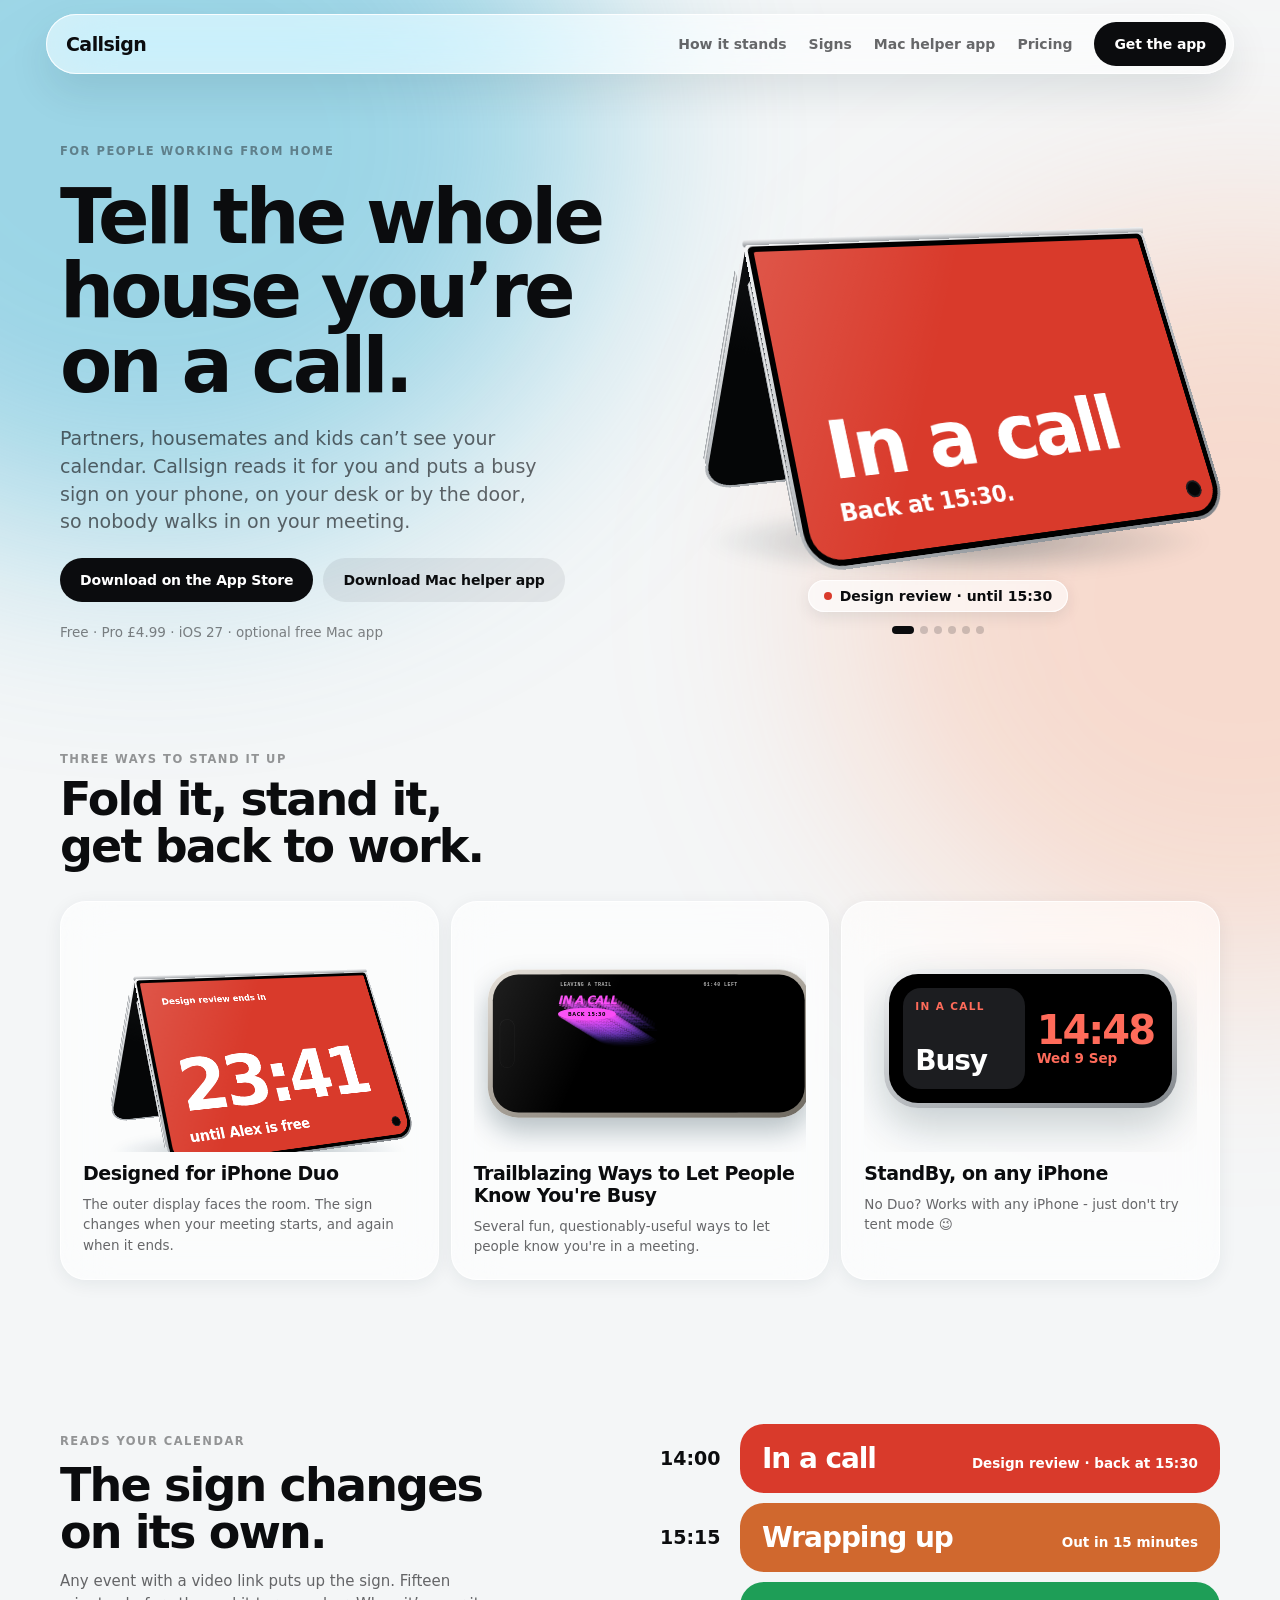
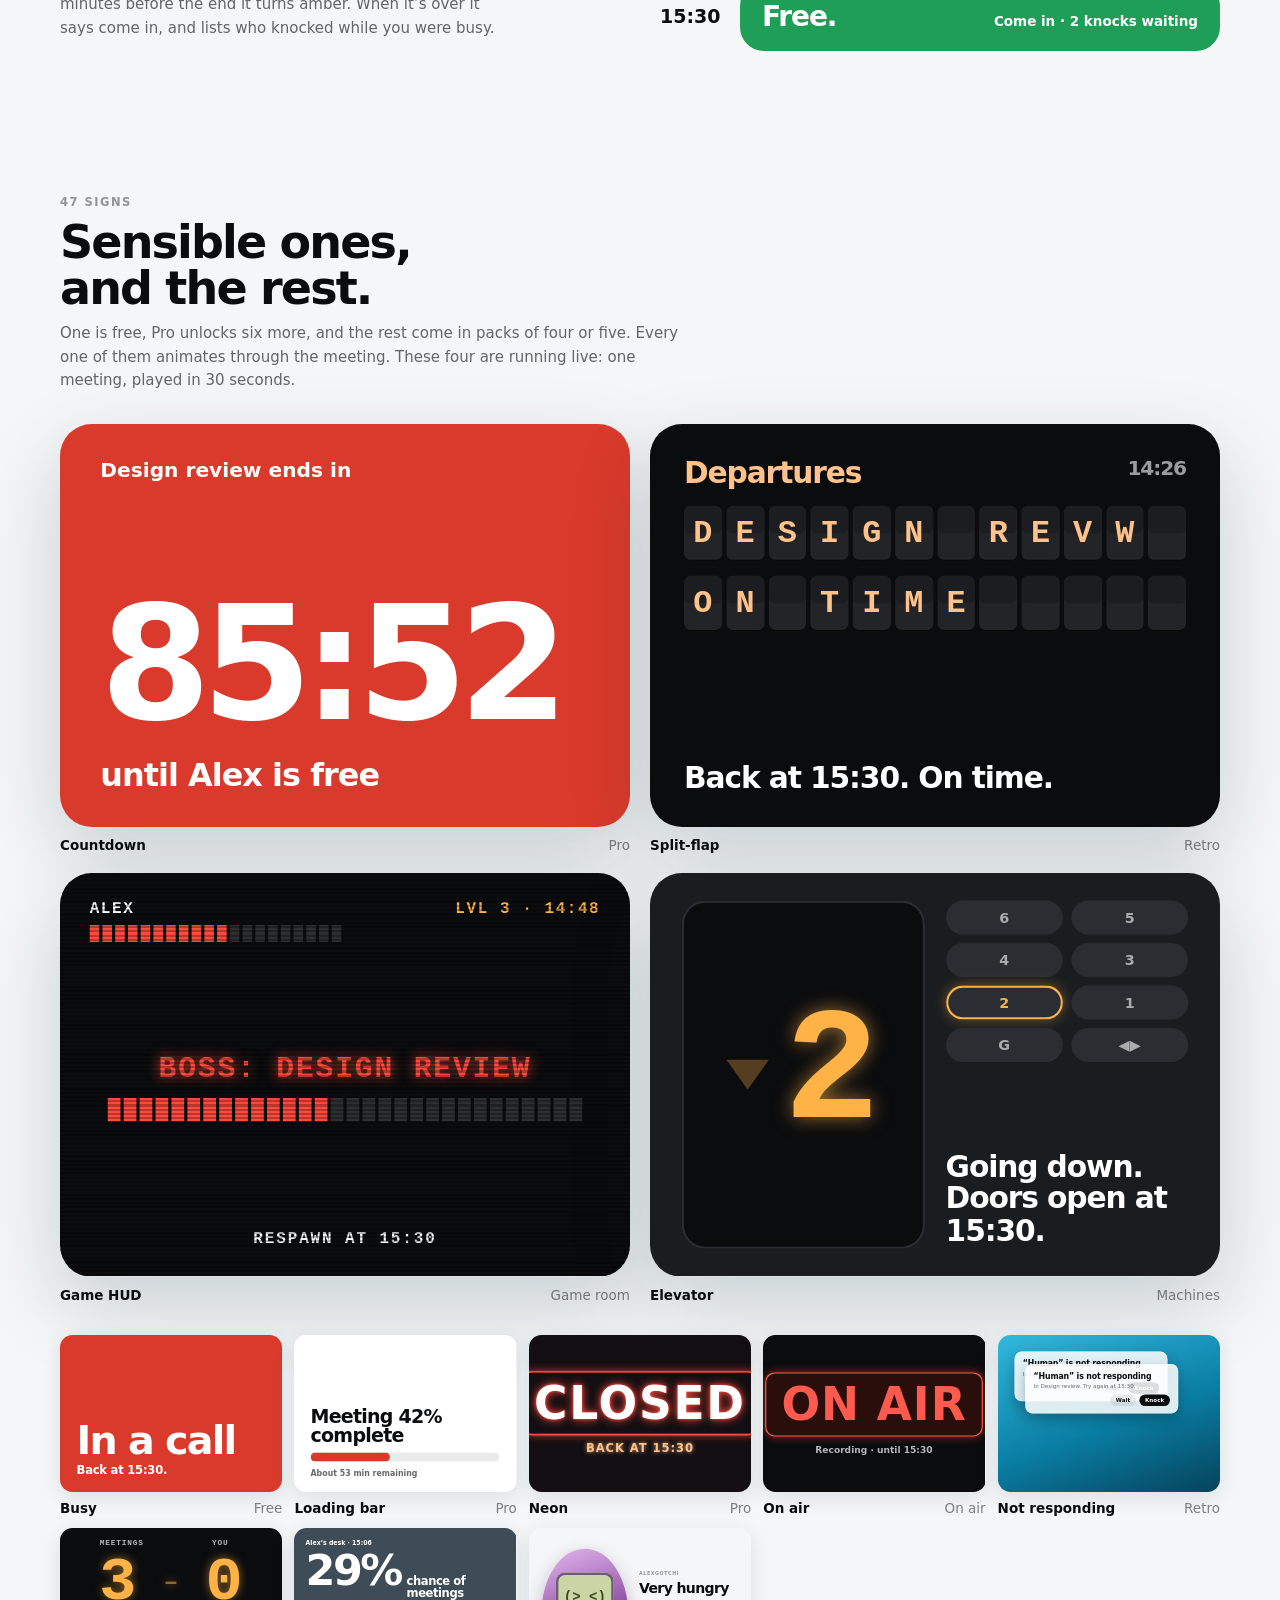
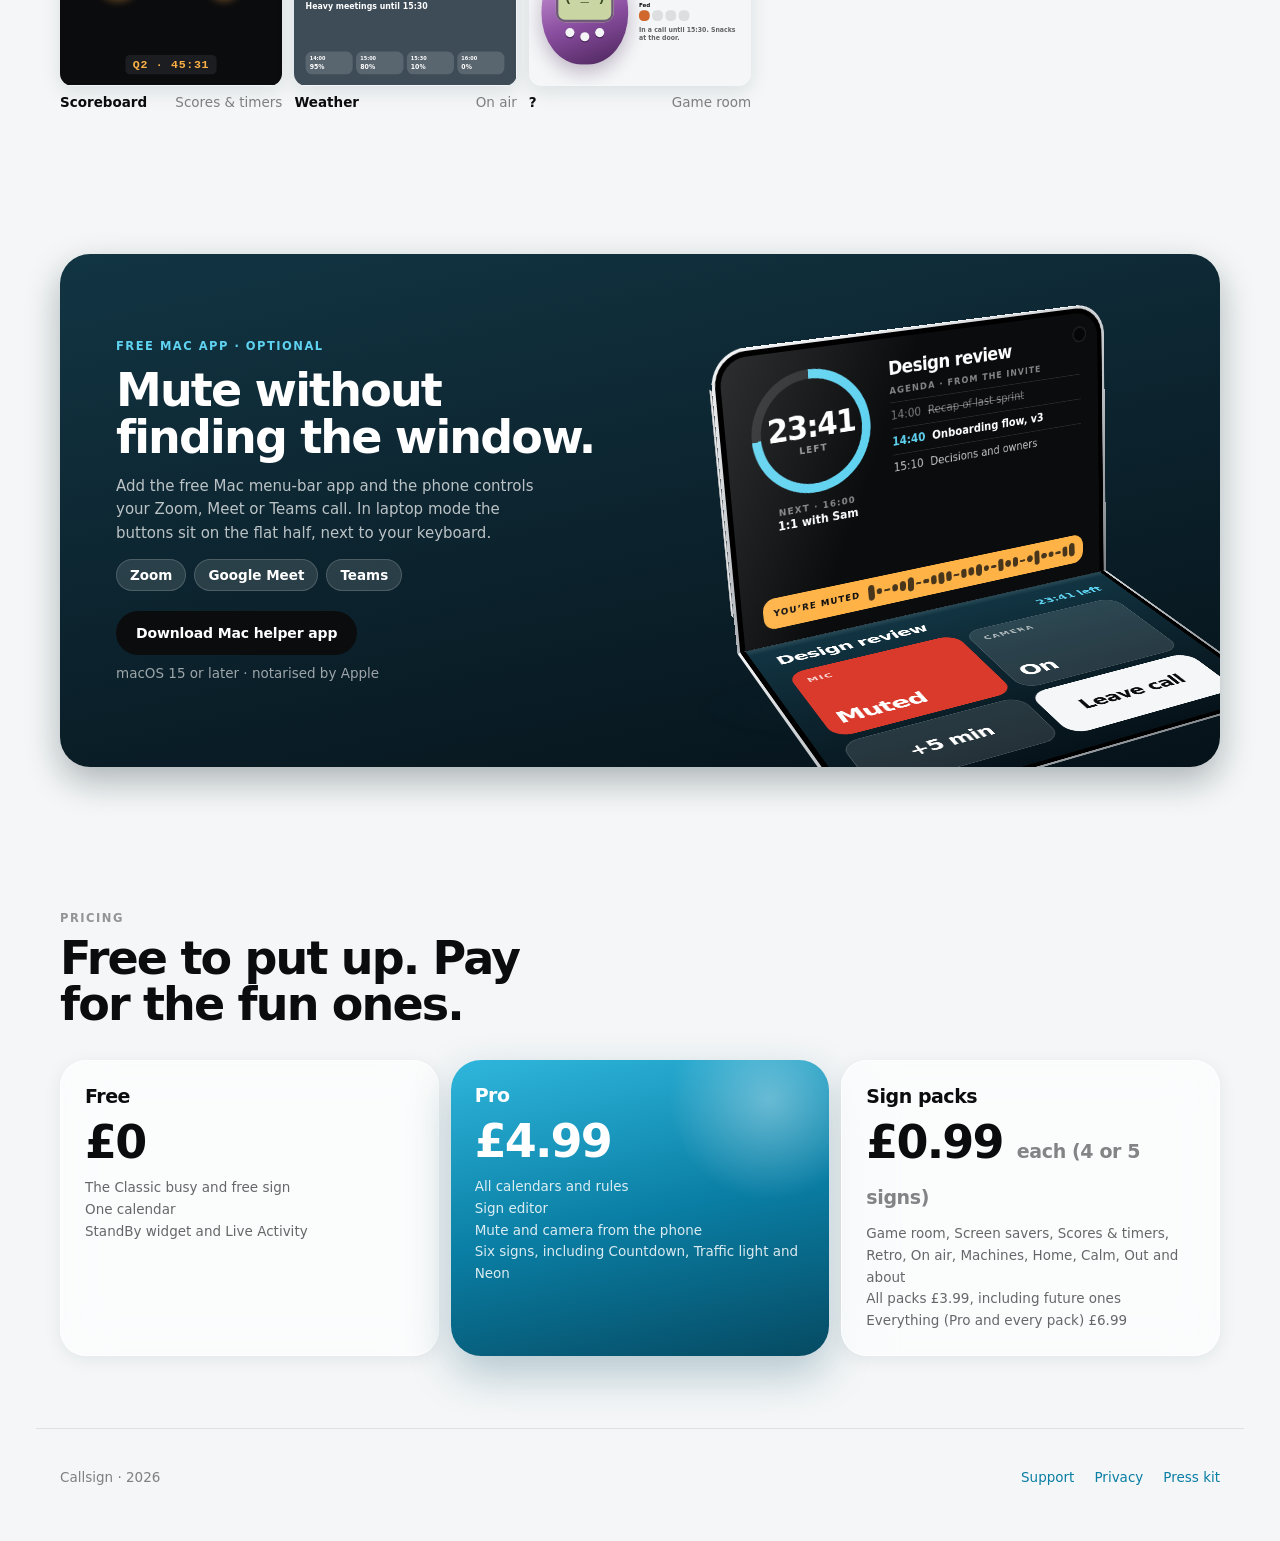
<file: index.html>
<!DOCTYPE html>
<html lang="en-GB">
<head>
  <meta charset="utf-8">
  <meta name="viewport" content="width=device-width, initial-scale=1">
  <title>Callsign: the busy sign for working from home</title>
  <meta name="description" content="Callsign reads your calendar and puts a busy sign on your phone, so partners, housemates and kids know when you’re on a call. For iPhone.">
  <meta property="og:title" content="Callsign">
  <meta property="og:description" content="Tell the whole house you’re on a call.">
  <link rel="stylesheet" href="styles.css">
  <script src="js/signs.js" defer></script>
  <script src="js/screensaver.js" defer></script>
  <script src="js/duo.js" defer></script>
  <script src="js/main.js" defer></script>
</head>
<body>
<div class="page">
  <div class="blob blob-blue"></div>
  <div class="blob blob-peach"></div>

  <!-- ================================================================== Nav -->
  <header class="nav">
    <div class="nav-inner">
      <div class="brand">Callsign</div>
      <nav class="nav-links">
        <a href="#poses">How it stands</a>
        <a href="#signs">Signs</a>
        <a href="#mac">Mac helper app</a>
        <a href="#pricing">Pricing</a>
        <!-- TODO: App Store URL -->
        <a class="btn" href="https://apps.apple.com/app/id6816474457">Get the app</a>
      </nav>
    </div>
  </header>

  <!-- ================================================================= Hero -->
  <section class="hero">
    <div class="hero-copy">
      <div class="caps">For people working from home</div>
      <h1>Tell the whole house you’re on a call.</h1>
      <p class="lead">Partners, housemates and kids can’t see your calendar. Callsign reads it for you and puts a busy sign on your phone, on your desk or by the door, so nobody walks in on your meeting.</p>
      <div style="display:flex;gap:10px;flex-wrap:wrap">
        <a class="btn" href="https://apps.apple.com/app/id6816474457">Download on the App Store</a>
        <a class="btn btn-ghost" href="download/Callsign.dmg" download>Download Mac helper app</a>
      </div>
      <div class="fine">Free · Pro £4.99 · iOS 27 · optional free Mac app</div>
    </div>

    <div class="hero-visual">
      <div class="hero-photo">
        <!-- Background photo: a person working at a laptop, shot from across the desk (it gets blurred).
             Save it as images/hero-desk.jpg and uncomment the <img>. -->
        <!-- <img src="images/hero-desk.jpg" alt=""> -->
      </div>

      <div class="duo" data-fit="714" data-pose="tent" data-screen="busy"></div>

      <div class="hero-status"><span class="dot"></span><span class="label"></span></div>

      <!-- Carousel slides. data-screen: a sign from js/signs.js, or "dvd" / "free". Advances every 5 seconds. -->
      <div class="hero-dots">
        <button aria-label="Busy" data-screen="busy" data-color="#D93A2B" data-label="Design review · until 15:30"></button>
        <button aria-label="Countdown" data-screen="countdown" data-color="#D93A2B" data-label="Countdown · 23:41 left"></button>
        <button aria-label="Split-flap" data-screen="flap" data-color="#D0682E" data-label="Split-flap · back 15:30"></button>
        <button aria-label="Neon" data-screen="neon" data-color="#D93A2B" data-label="Neon · closed until 15:30"></button>
        <button aria-label="Screen saver" data-screen="dvd" data-color="#D93A2B" data-label="Screen saver · bouncing until 15:30"></button>
        <button aria-label="Free" data-screen="free" data-color="#1E9E57" data-label="Free · come in"></button>
      </div>
    </div>
  </section>

  <!-- ================================================================ Poses -->
  <section id="poses" class="stack">
    <div class="section-head">
      <div class="caps">Three ways to stand it up</div>
      <h2>Fold it, stand it, get back to work.</h2>
    </div>

    <div class="grid" style="--min: 330px">
      <div class="card">
        <div class="pose-art duo" data-fit="724" data-pose="tent" data-screen="countdown"></div>
        <h3>Designed for iPhone Duo</h3>
        <div class="small">The outer display faces the room. The sign changes when your meeting starts, and again when it ends.</div>
      </div>

      <div class="card">
        <div class="pose-art landscape-art" data-fit="724">
          <div class="art">
            <div class="landscape-phone">
              <div class="landscape-screen">
                <div class="screensaver" data-offset="6"></div>
                <div class="camera"></div>
                <div class="glare"></div>
              </div>
            </div>
          </div>
        </div>
        <h3>Trailblazing Ways to Let People Know You're Busy</h3>
        <div class="small">Several fun, questionably-useful ways to let people know you're in a meeting.</div>
      </div>

      <div class="card">
        <div class="pose-art standby-art">
          <div class="standby-phone">
            <div class="standby-screen">
              <div class="standby-widget"><div class="kicker">IN A CALL</div><div class="status">Busy</div></div>
              <div class="standby-clock"><div class="time">14:48</div><div class="date">Wed 9 Sep</div></div>
            </div>
          </div>
        </div>
        <h3>StandBy, on any iPhone</h3>
        <div class="small">No Duo? Works with any iPhone - just don't try tent mode 😉</div>
      </div>
    </div>
  </section>

  <!-- ============================================================= Calendar -->
  <section class="split">
    <div class="section-head" style="gap: 14px">
      <div class="caps">Reads your calendar</div>
      <h2>The sign changes on its own.</h2>
      <p style="max-width: 440px">Any event with a video link puts up the sign. Fifteen minutes before the end it turns amber. When it’s over it says come in, and lists who knocked while you were busy.</p>
    </div>
    <div class="timeline">
      <div class="timeline-row">
        <time>14:00</time>
        <div class="timeline-sign" style="background: var(--red)"><b>In a call</b><span>Design review · back at 15:30</span></div>
      </div>
      <div class="timeline-row">
        <time>15:15</time>
        <div class="timeline-sign" style="background: var(--amber)"><b>Wrapping up</b><span>Out in 15 minutes</span></div>
      </div>
      <div class="timeline-row">
        <time>15:30</time>
        <div class="timeline-sign" style="background: var(--green)"><b>Free.</b><span>Come in · 2 knocks waiting</span></div>
      </div>
    </div>
  </section>

  <!-- ================================================================ Signs -->
  <!-- Each sign: data-sign is the name of a function in js/signs.js.
       data-offset (seconds) staggers them so they don't all change at once. -->
  <section id="signs" class="stack">
    <div class="section-head">
      <div class="caps">47 signs</div>
      <h2>Sensible ones, and the rest.</h2>
      <p>One is free, Pro unlocks six more, and the rest come in packs of four or five. Every one of them animates through the meeting. These four are running live: one meeting, played in 30 seconds.</p>
    </div>

    <div class="sign-grid">
      <figure class="sign-card">
        <div class="sign" data-fit="537" data-sign="countdown" data-offset="0"></div>
        <figcaption><b>Countdown</b><span>Pro</span></figcaption>
      </figure>
      <figure class="sign-card">
        <div class="sign" data-fit="537" data-sign="flap" data-offset="6"></div>
        <figcaption><b>Split-flap</b><span>Retro</span></figcaption>
      </figure>
      <figure class="sign-card">
        <div class="sign" data-fit="537" data-sign="hud" data-offset="12"></div>
        <figcaption><b>Game HUD</b><span>Game room</span></figcaption>
      </figure>
      <figure class="sign-card">
        <div class="sign" data-fit="537" data-sign="elevator" data-offset="18"></div>
        <figcaption><b>Elevator</b><span>Machines</span></figcaption>
      </figure>
    </div>

    <div class="sign-grid-small">
      <figure class="sign-card">
        <div class="sign" data-fit="537" data-sign="busy" data-offset="3"></div>
        <figcaption><b>Busy</b><span>Free</span></figcaption>
      </figure>
      <figure class="sign-card">
        <div class="sign" data-fit="537" data-sign="loading" data-offset="9"></div>
        <figcaption><b>Loading bar</b><span>Pro</span></figcaption>
      </figure>
      <figure class="sign-card">
        <div class="sign" data-fit="537" data-sign="neon" data-offset="15"></div>
        <figcaption><b>Neon</b><span>Pro</span></figcaption>
      </figure>
      <figure class="sign-card">
        <div class="sign" data-fit="537" data-sign="onair" data-offset="21"></div>
        <figcaption><b>On air</b><span>On air</span></figcaption>
      </figure>
      <figure class="sign-card">
        <div class="sign" data-fit="537" data-sign="human" data-offset="5"></div>
        <figcaption><b>Not responding</b><span>Retro</span></figcaption>
      </figure>
      <figure class="sign-card">
        <div class="sign" data-fit="537" data-sign="score" data-offset="11"></div>
        <figcaption><b>Scoreboard</b><span>Scores &amp; timers</span></figcaption>
      </figure>
      <figure class="sign-card">
        <div class="sign" data-fit="537" data-sign="weather" data-offset="17"></div>
        <figcaption><b>Weather</b><span>On air</span></figcaption>
      </figure>
      <figure class="sign-card">
        <div class="sign" data-fit="537" data-sign="tama" data-offset="23"></div>
        <figcaption><b>?</b><span>Game room</span></figcaption>
      </figure>
    </div>
  </section>

  <!-- ============================================================== Mac app -->
  <section id="mac">
    <div class="mac">
      <div class="section-head" style="gap: 14px">
        <div class="kicker">FREE MAC APP · OPTIONAL</div>
        <h2>Mute without finding the window.</h2>
        <p>Add the free Mac menu-bar app and the phone controls your Zoom, Meet or Teams call. In laptop mode the buttons sit on the flat half, next to your keyboard.</p>
        <div class="chips">
          <div class="chip">Zoom</div>
          <div class="chip">Google Meet</div>
          <div class="chip">Teams</div>
        </div>
        <div style="display:flex;gap:10px;flex-wrap:wrap;align-items:center;margin-top:6px">
          <a class="btn" href="download/Callsign.dmg" download>Download Mac helper app</a>
          <span style="font-size:13.5px;color:rgba(255,255,255,.6)">macOS 15 or later · notarised by Apple</span>
        </div>
      </div>
      <div class="duo" data-fit="696" data-pose="laptop" data-screen="yourside"></div>
    </div>
  </section>

  <!-- ============================================================== Pricing -->
  <section id="pricing" class="stack">
    <div class="section-head">
      <div class="caps">Pricing</div>
      <h2>Free to put up. Pay for the fun ones.</h2>
    </div>
    <div class="grid">
      <div class="card price-card">
        <h3>Free</h3>
        <div class="price">£0</div>
        <ul>
          <li>The Classic busy and free sign</li>
          <li>One calendar</li>
          <li>StandBy widget and Live Activity</li>
        </ul>
      </div>
      <div class="card card-blue price-card">
        <h3>Pro</h3>
        <div class="price">£4.99</div>
        <ul>
          <li>All calendars and rules</li>
          <li>Sign editor</li>
          <li>Mute and camera from the phone</li>
          <li>Six signs, including Countdown, Traffic light and Neon</li>
        </ul>
      </div>
      <div class="card price-card">
        <h3>Sign packs</h3>
        <div class="price">£0.99 <small>each (4 or 5 signs)</small></div>
        <ul>
          <li>Game room, Screen savers, Scores &amp; timers, Retro, On air, Machines, Home, Calm, Out and about</li>
          <li>All packs £3.99, including future ones</li>
          <li>Everything (Pro and every pack) £6.99</li>
        </ul>
      </div>
    </div>
  </section>

  <!-- =============================================================== Footer -->
  <footer>
    <div>Callsign · 2026</div>
    <!-- TODO: real link for Press kit -->
    <nav><a href="support/">Support</a><a href="privacy/">Privacy</a><a href="#">Press kit</a></nav>
  </footer>
</div>
</body>
</html>
</file>
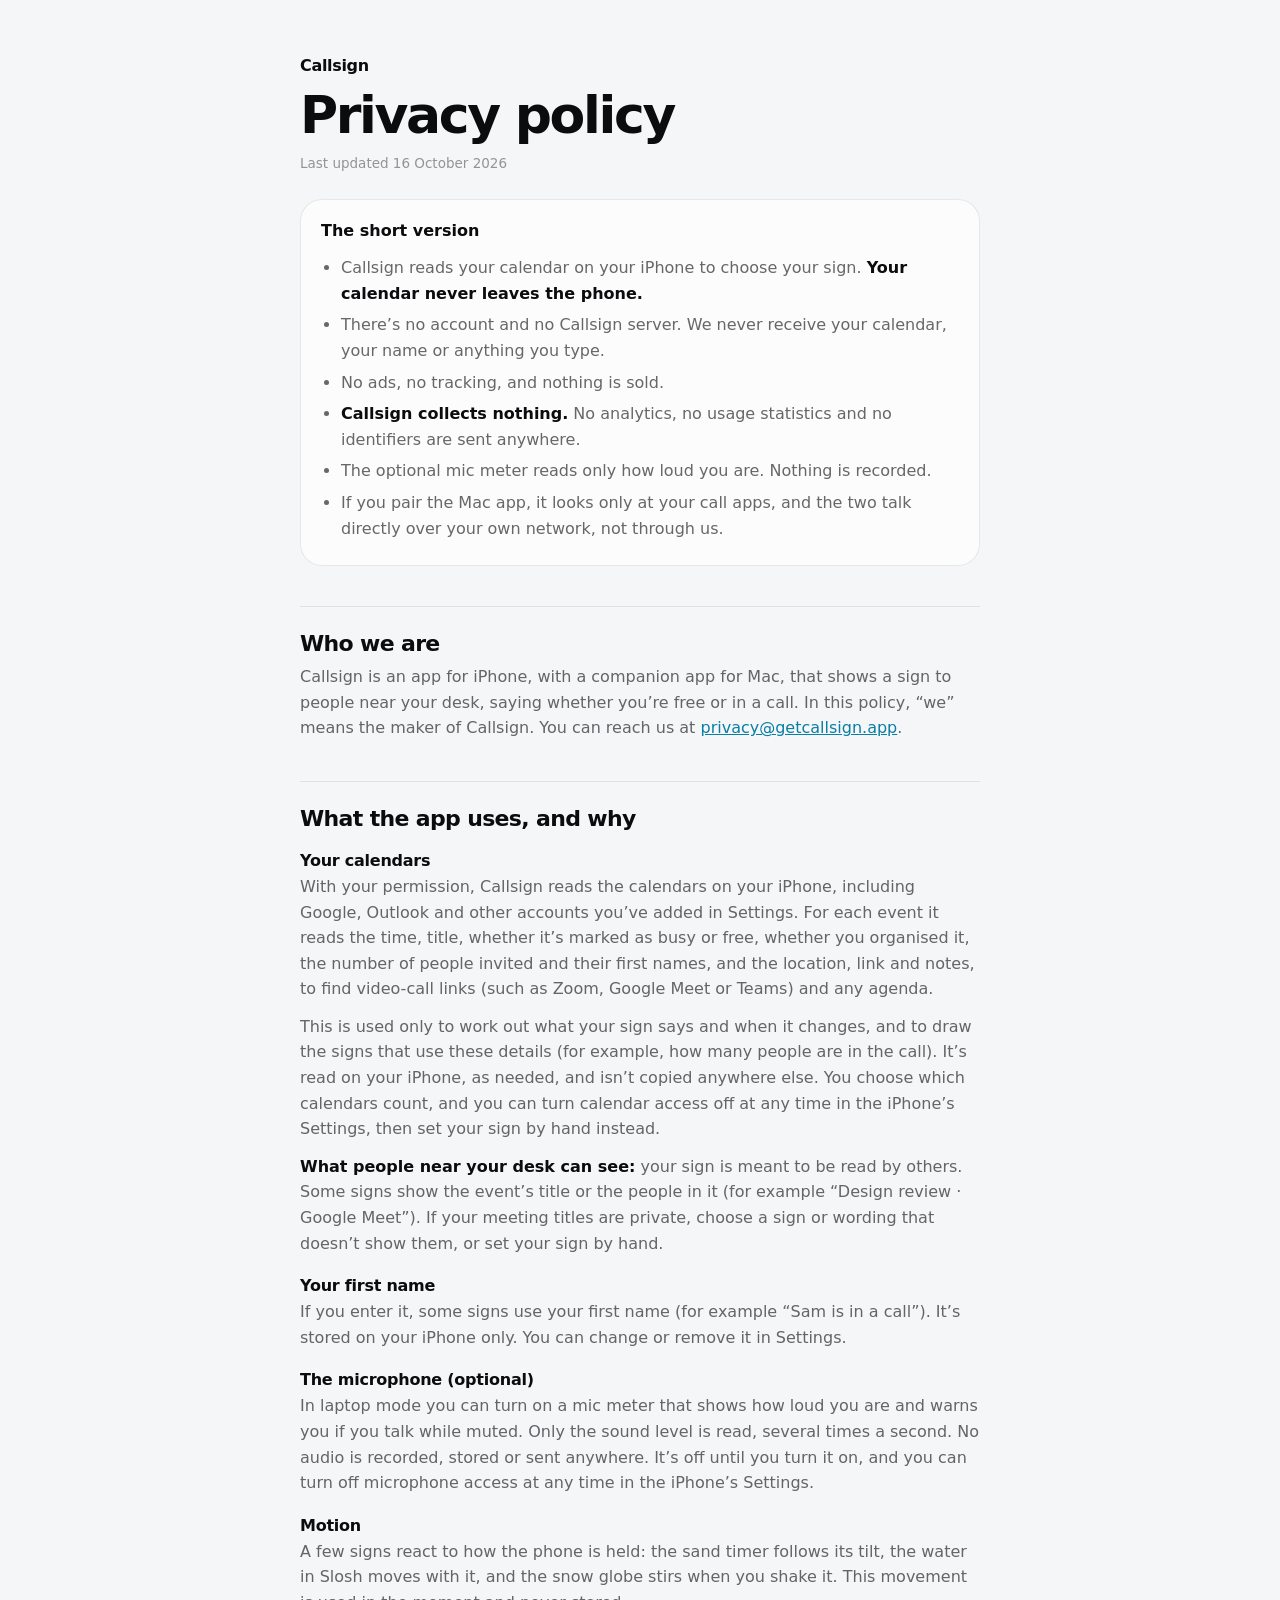
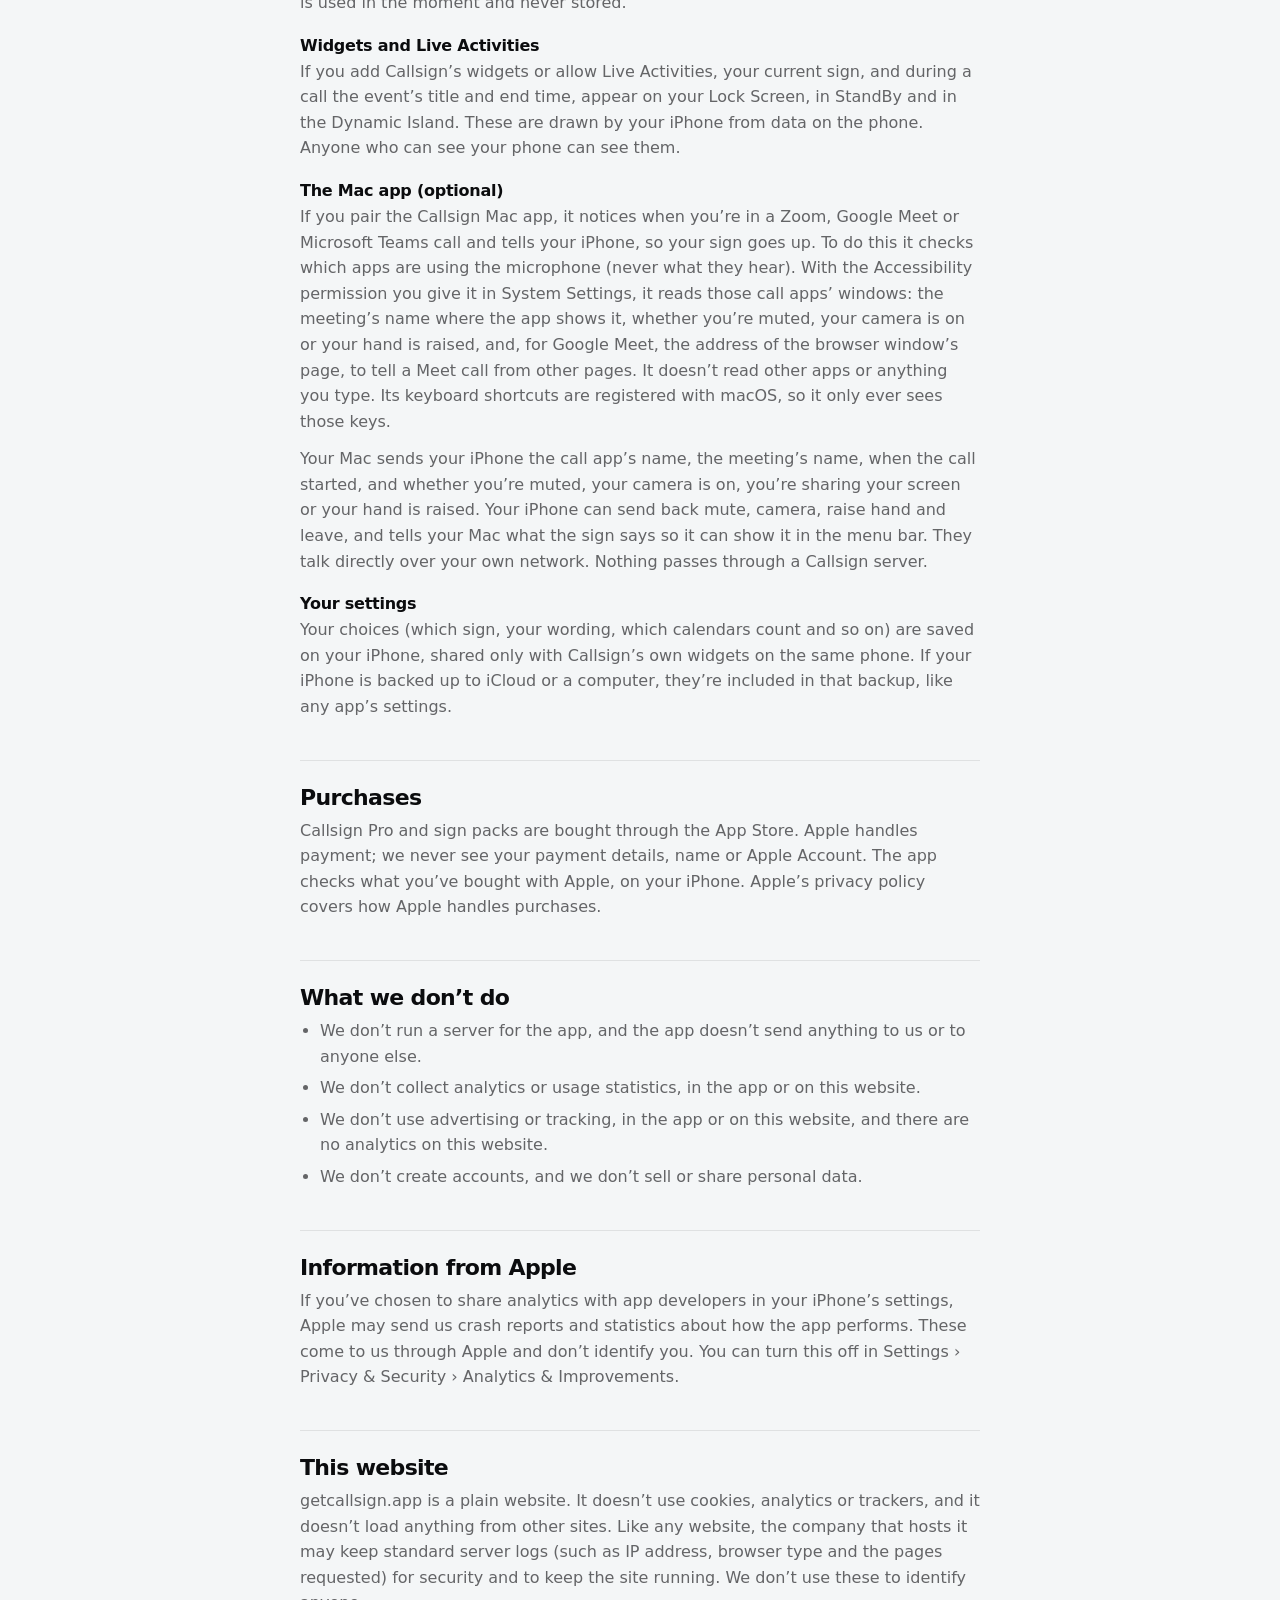
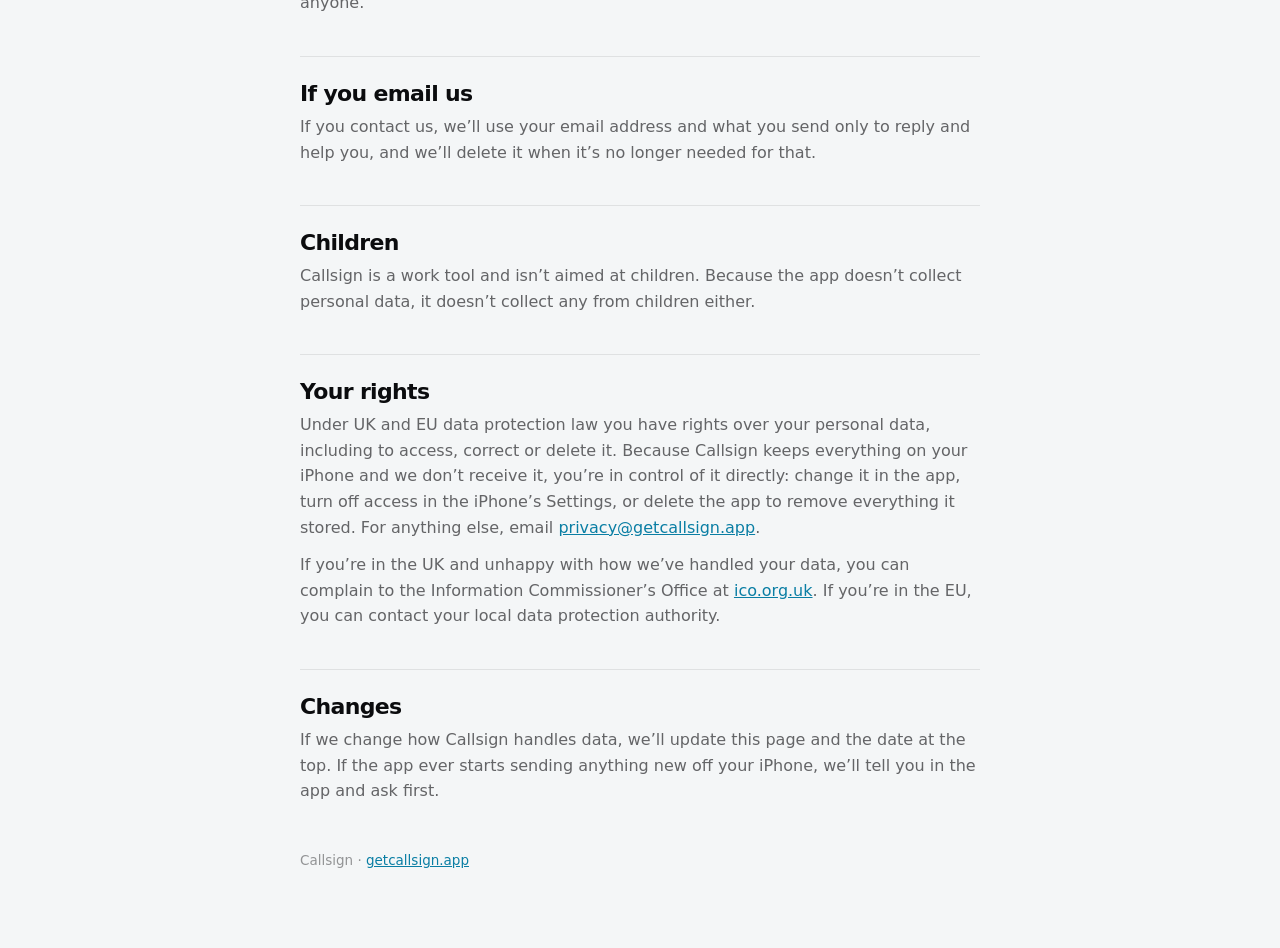
<file: privacy/index.html>
<!DOCTYPE html>
<!--
  Callsign privacy policy.
  This page is self-contained (no external files) so the iOS app can ship an identical copy
  as Callsign/Resources/privacy.html and show it when getcallsign.app can't be reached.
  When you change this file, copy it over the app's copy too.
-->
<html lang="en-GB">
<head>
  <meta charset="utf-8">
  <meta name="viewport" content="width=device-width, initial-scale=1">
  <title>Privacy policy · Callsign</title>
  <meta name="description" content="Callsign reads your calendar on your iPhone to choose your sign. Your calendar never leaves the phone, and the app collects nothing.">
  <style>
    :root {
      --ink: #0B0C0E;
      --ink-62: rgba(11, 12, 14, .62);
      --ink-42: rgba(11, 12, 14, .42);
      --rule: rgba(11, 12, 14, .09);
      --canvas: #F4F6F7;
      --card: rgba(255, 255, 255, .7);
      --teal: #0A7EA4;
      color-scheme: light dark;
    }
    @media (prefers-color-scheme: dark) {
      :root {
        --ink: #F4F6F7;
        --ink-62: rgba(244, 246, 247, .68);
        --ink-42: rgba(244, 246, 247, .45);
        --rule: rgba(244, 246, 247, .12);
        --canvas: #0B0C0E;
        --card: rgba(255, 255, 255, .06);
        --teal: #5ED2F0;
      }
    }
    * { box-sizing: border-box; }
    body {
      margin: 0;
      background: var(--canvas);
      color: var(--ink);
      font-family: -apple-system, 'SF Pro Text', 'Inter', system-ui, sans-serif;
      -webkit-font-smoothing: antialiased;
      -webkit-text-size-adjust: 100%;
    }
    main { max-width: 720px; margin: 0 auto; padding: 56px 20px 80px; }
    .brand { font-weight: 800; letter-spacing: -.02em; color: var(--ink); text-decoration: none; }
    .caps { font-size: 11.5px; font-weight: 700; letter-spacing: .13em; text-transform: uppercase; color: var(--ink-42); }
    h1 {
      font-family: -apple-system, 'SF Pro Display', 'Inter', system-ui, sans-serif;
      font-size: clamp(36px, 7vw, 52px); font-weight: 800; letter-spacing: -.045em; line-height: 1;
      margin: 14px 0 12px;
    }
    h2 {
      font-family: -apple-system, 'SF Pro Display', 'Inter', system-ui, sans-serif;
      font-size: 22px; font-weight: 800; letter-spacing: -.03em;
      margin: 40px 0 8px; padding-top: 24px; border-top: 1px solid var(--rule);
    }
    h3 { font-size: 16px; font-weight: 700; letter-spacing: -.015em; margin: 20px 0 4px; }
    p, li { font-size: 16px; line-height: 1.6; color: var(--ink-62); }
    p { margin: 0 0 12px; }
    ul { margin: 0 0 12px; padding-left: 20px; }
    li { margin-bottom: 6px; }
    strong { color: var(--ink); font-weight: 650; }
    a { color: var(--teal); }
    .summary {
      background: var(--card); border: 1px solid var(--rule); border-radius: 22px;
      padding: 18px 20px; margin: 24px 0 8px;
    }
    .summary ul { margin: 0; }
    .meta { font-size: 13.5px; color: var(--ink-42); }
    footer { margin-top: 48px; font-size: 13.5px; color: var(--ink-42); }
  </style>
</head>
<body>
<main>
  <a class="brand" href="https://getcallsign.app">Callsign</a>

  <h1>Privacy policy</h1>
  <p class="meta">Last updated 16 October 2026</p>

  <div class="summary">
    <p><strong>The short version</strong></p>
    <ul>
      <li>Callsign reads your calendar on your iPhone to choose your sign. <strong>Your calendar never leaves the phone.</strong></li>
      <li>There’s no account and no Callsign server. We never receive your calendar, your name or anything you type.</li>
      <li>No ads, no tracking, and nothing is sold.</li>
      <li><strong>Callsign collects nothing.</strong> No analytics, no usage statistics and no identifiers are sent anywhere.</li>
      <li>The optional mic meter reads only how loud you are. Nothing is recorded.</li>
      <li>If you pair the Mac app, it looks only at your call apps, and the two talk directly over your own network, not through us.</li>
    </ul>
  </div>

  <h2>Who we are</h2>
  <p>Callsign is an app for iPhone, with a companion app for Mac, that shows a sign to people near your desk, saying whether you’re free or in a call. In this policy, “we” means the maker of Callsign. You can reach us at <a href="mailto:privacy@getcallsign.app">privacy@getcallsign.app</a>.</p>

  <h2>What the app uses, and why</h2>

  <h3>Your calendars</h3>
  <p>With your permission, Callsign reads the calendars on your iPhone, including Google, Outlook and other accounts you’ve added in Settings. For each event it reads the time, title, whether it’s marked as busy or free, whether you organised it, the number of people invited and their first names, and the location, link and notes, to find video-call links (such as Zoom, Google Meet or Teams) and any agenda.</p>
  <p>This is used only to work out what your sign says and when it changes, and to draw the signs that use these details (for example, how many people are in the call). It’s read on your iPhone, as needed, and isn’t copied anywhere else. You choose which calendars count, and you can turn calendar access off at any time in the iPhone’s Settings, then set your sign by hand instead.</p>
  <p><strong>What people near your desk can see:</strong> your sign is meant to be read by others. Some signs show the event’s title or the people in it (for example “Design review · Google Meet”). If your meeting titles are private, choose a sign or wording that doesn’t show them, or set your sign by hand.</p>

  <h3>Your first name</h3>
  <p>If you enter it, some signs use your first name (for example “Sam is in a call”). It’s stored on your iPhone only. You can change or remove it in Settings.</p>

  <h3>The microphone (optional)</h3>
  <p>In laptop mode you can turn on a mic meter that shows how loud you are and warns you if you talk while muted. Only the sound level is read, several times a second. No audio is recorded, stored or sent anywhere. It’s off until you turn it on, and you can turn off microphone access at any time in the iPhone’s Settings.</p>

  <h3>Motion</h3>
  <p>A few signs react to how the phone is held: the sand timer follows its tilt, the water in Slosh moves with it, and the snow globe stirs when you shake it. This movement is used in the moment and never stored.</p>

  <h3>Widgets and Live Activities</h3>
  <p>If you add Callsign’s widgets or allow Live Activities, your current sign, and during a call the event’s title and end time, appear on your Lock Screen, in StandBy and in the Dynamic Island. These are drawn by your iPhone from data on the phone. Anyone who can see your phone can see them.</p>

  <h3>The Mac app (optional)</h3>
  <p>If you pair the Callsign Mac app, it notices when you’re in a Zoom, Google Meet or Microsoft Teams call and tells your iPhone, so your sign goes up. To do this it checks which apps are using the microphone (never what they hear). With the Accessibility permission you give it in System Settings, it reads those call apps’ windows: the meeting’s name where the app shows it, whether you’re muted, your camera is on or your hand is raised, and, for Google Meet, the address of the browser window’s page, to tell a Meet call from other pages. It doesn’t read other apps or anything you type. Its keyboard shortcuts are registered with macOS, so it only ever sees those keys.</p>
  <p>Your Mac sends your iPhone the call app’s name, the meeting’s name, when the call started, and whether you’re muted, your camera is on, you’re sharing your screen or your hand is raised. Your iPhone can send back mute, camera, raise hand and leave, and tells your Mac what the sign says so it can show it in the menu bar. They talk directly over your own network. Nothing passes through a Callsign server.</p>

  <h3>Your settings</h3>
  <p>Your choices (which sign, your wording, which calendars count and so on) are saved on your iPhone, shared only with Callsign’s own widgets on the same phone. If your iPhone is backed up to iCloud or a computer, they’re included in that backup, like any app’s settings.</p>

  <h2>Purchases</h2>
  <p>Callsign Pro and sign packs are bought through the App Store. Apple handles payment; we never see your payment details, name or Apple Account. The app checks what you’ve bought with Apple, on your iPhone. Apple’s privacy policy covers how Apple handles purchases.</p>

  <h2>What we don’t do</h2>
  <ul>
    <li>We don’t run a server for the app, and the app doesn’t send anything to us or to anyone else.</li>
    <li>We don’t collect analytics or usage statistics, in the app or on this website.</li>
    <li>We don’t use advertising or tracking, in the app or on this website, and there are no analytics on this website.</li>
    <li>We don’t create accounts, and we don’t sell or share personal data.</li>
  </ul>

  <h2>Information from Apple</h2>
  <p>If you’ve chosen to share analytics with app developers in your iPhone’s settings, Apple may send us crash reports and statistics about how the app performs. These come to us through Apple and don’t identify you. You can turn this off in Settings › Privacy &amp; Security › Analytics &amp; Improvements.</p>

  <h2>This website</h2>
  <p>getcallsign.app is a plain website. It doesn’t use cookies, analytics or trackers, and it doesn’t load anything from other sites. Like any website, the company that hosts it may keep standard server logs (such as IP address, browser type and the pages requested) for security and to keep the site running. We don’t use these to identify anyone.</p>

  <h2>If you email us</h2>
  <p>If you contact us, we’ll use your email address and what you send only to reply and help you, and we’ll delete it when it’s no longer needed for that.</p>

  <h2>Children</h2>
  <p>Callsign is a work tool and isn’t aimed at children. Because the app doesn’t collect personal data, it doesn’t collect any from children either.</p>

  <h2>Your rights</h2>
  <p>Under UK and EU data protection law you have rights over your personal data, including to access, correct or delete it. Because Callsign keeps everything on your iPhone and we don’t receive it, you’re in control of it directly: change it in the app, turn off access in the iPhone’s Settings, or delete the app to remove everything it stored. For anything else, email <a href="mailto:privacy@getcallsign.app">privacy@getcallsign.app</a>.</p>
  <p>If you’re in the UK and unhappy with how we’ve handled your data, you can complain to the Information Commissioner’s Office at <a href="https://ico.org.uk">ico.org.uk</a>. If you’re in the EU, you can contact your local data protection authority.</p>

  <h2>Changes</h2>
  <p>If we change how Callsign handles data, we’ll update this page and the date at the top. If the app ever starts sending anything new off your iPhone, we’ll tell you in the app and ask first.</p>

  <footer>Callsign · <a href="https://getcallsign.app">getcallsign.app</a></footer>
</main>
</body>
</html>
</file>
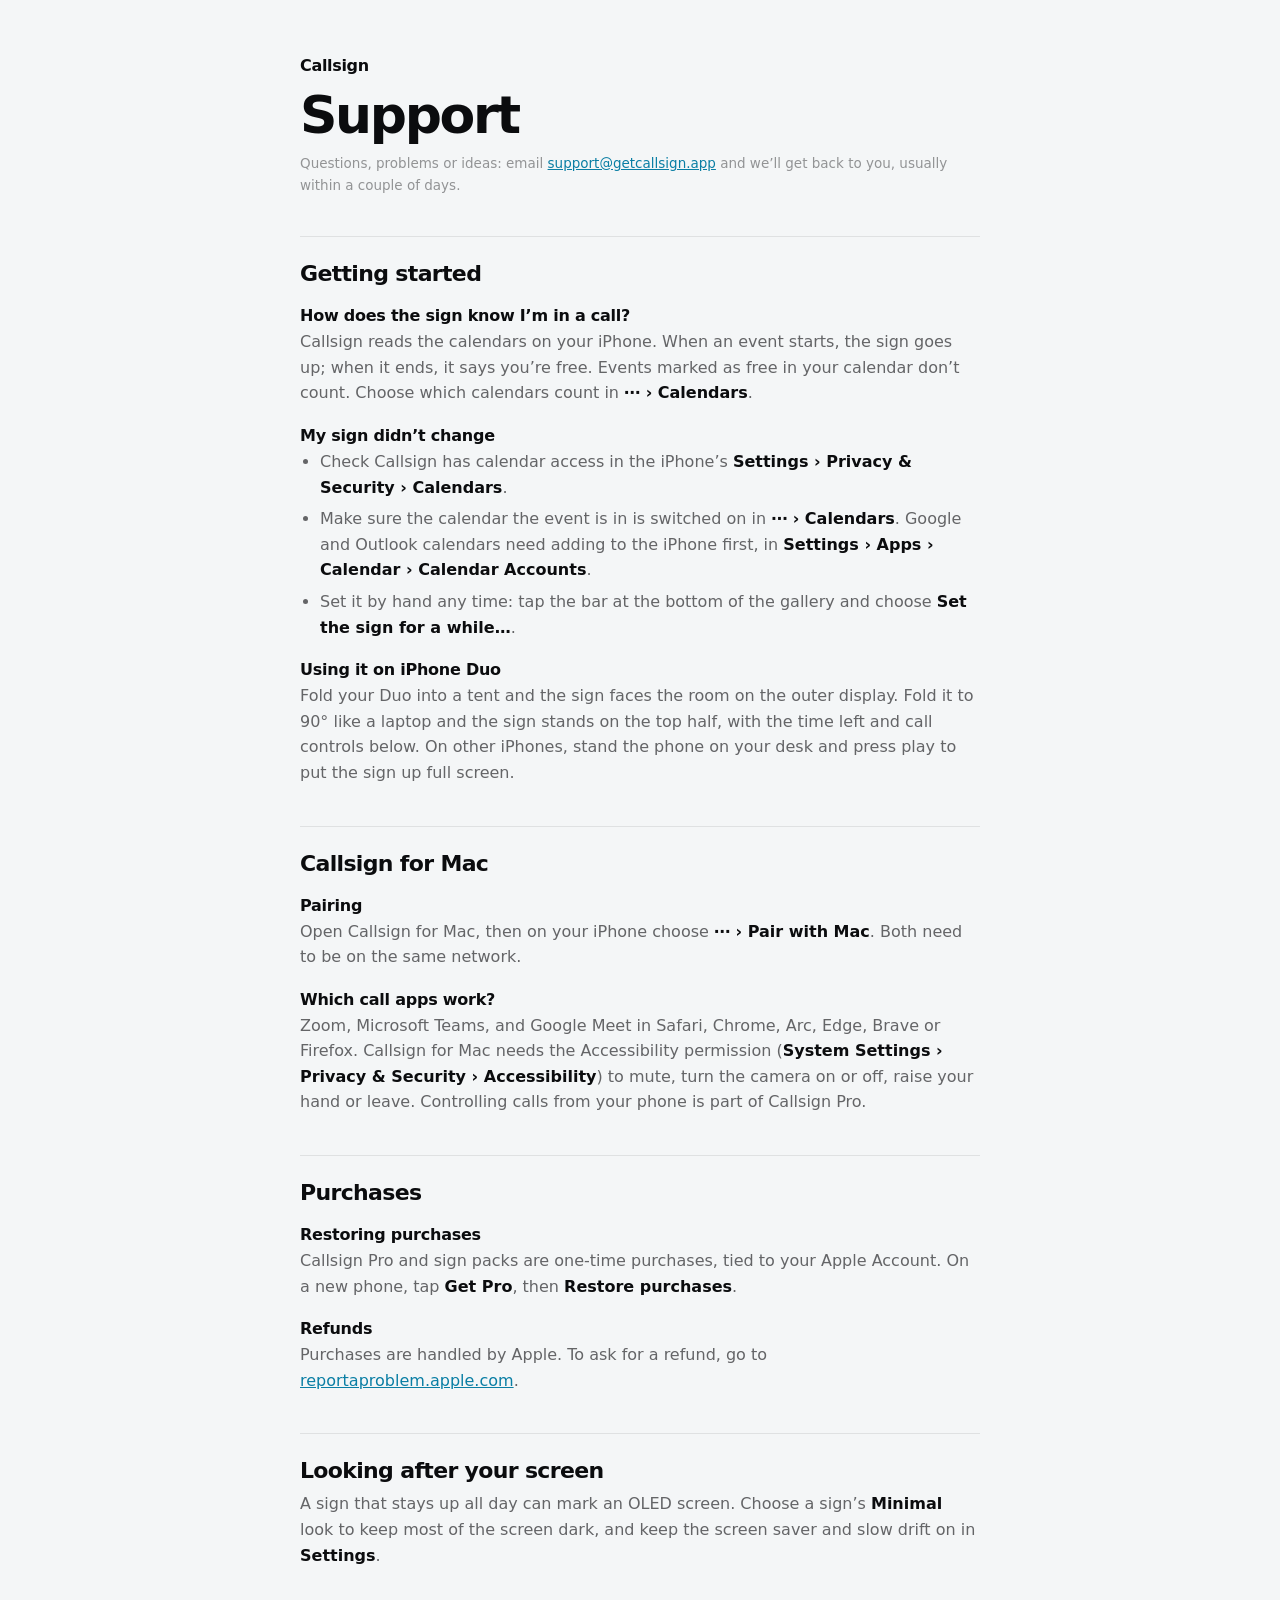
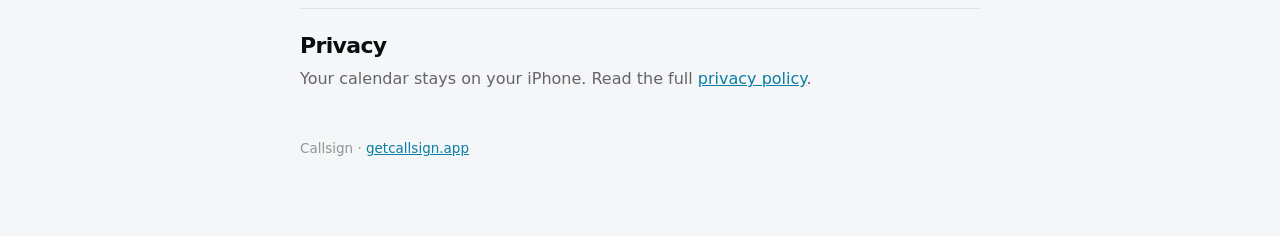
<file: support/index.html>
<!DOCTYPE html>
<!--
  Callsign support. Self-contained, styled like the privacy policy.
  This is the App Store's support URL, so keep a way to contact us on it.
-->
<html lang="en-GB">
<head>
  <meta charset="utf-8">
  <meta name="viewport" content="width=device-width, initial-scale=1">
  <title>Support · Callsign</title>
  <meta name="description" content="Help with Callsign: calendars, iPhone Duo, Callsign for Mac, purchases and contact.">
  <style>
    :root {
      --ink: #0B0C0E;
      --ink-62: rgba(11, 12, 14, .62);
      --ink-42: rgba(11, 12, 14, .42);
      --rule: rgba(11, 12, 14, .09);
      --canvas: #F4F6F7;
      --card: rgba(255, 255, 255, .7);
      --teal: #0A7EA4;
      color-scheme: light dark;
    }
    @media (prefers-color-scheme: dark) {
      :root {
        --ink: #F4F6F7;
        --ink-62: rgba(244, 246, 247, .68);
        --ink-42: rgba(244, 246, 247, .45);
        --rule: rgba(244, 246, 247, .12);
        --canvas: #0B0C0E;
        --card: rgba(255, 255, 255, .06);
        --teal: #5ED2F0;
      }
    }
    * { box-sizing: border-box; }
    body {
      margin: 0;
      background: var(--canvas);
      color: var(--ink);
      font-family: -apple-system, 'SF Pro Text', 'Inter', system-ui, sans-serif;
      -webkit-font-smoothing: antialiased;
      -webkit-text-size-adjust: 100%;
    }
    main { max-width: 720px; margin: 0 auto; padding: 56px 20px 80px; }
    .brand { font-weight: 800; letter-spacing: -.02em; color: var(--ink); text-decoration: none; }
    .caps { font-size: 11.5px; font-weight: 700; letter-spacing: .13em; text-transform: uppercase; color: var(--ink-42); }
    h1 {
      font-family: -apple-system, 'SF Pro Display', 'Inter', system-ui, sans-serif;
      font-size: clamp(36px, 7vw, 52px); font-weight: 800; letter-spacing: -.045em; line-height: 1;
      margin: 14px 0 12px;
    }
    h2 {
      font-family: -apple-system, 'SF Pro Display', 'Inter', system-ui, sans-serif;
      font-size: 22px; font-weight: 800; letter-spacing: -.03em;
      margin: 40px 0 8px; padding-top: 24px; border-top: 1px solid var(--rule);
    }
    h3 { font-size: 16px; font-weight: 700; letter-spacing: -.015em; margin: 20px 0 4px; }
    p, li { font-size: 16px; line-height: 1.6; color: var(--ink-62); }
    p { margin: 0 0 12px; }
    ul { margin: 0 0 12px; padding-left: 20px; }
    li { margin-bottom: 6px; }
    strong { color: var(--ink); font-weight: 650; }
    a { color: var(--teal); }
    .summary {
      background: var(--card); border: 1px solid var(--rule); border-radius: 22px;
      padding: 18px 20px; margin: 24px 0 8px;
    }
    .summary ul { margin: 0; }
    .meta { font-size: 13.5px; color: var(--ink-42); }
    footer { margin-top: 48px; font-size: 13.5px; color: var(--ink-42); }
  </style>
</head>
<body>
<main>
  <a class="brand" href="https://getcallsign.app">Callsign</a>

  <h1>Support</h1>
  <p class="meta">Questions, problems or ideas: email <a href="mailto:support@getcallsign.app">support@getcallsign.app</a> and we’ll get back to you, usually within a couple of days.</p>

  <h2>Getting started</h2>
  <h3>How does the sign know I’m in a call?</h3>
  <p>Callsign reads the calendars on your iPhone. When an event starts, the sign goes up; when it ends, it says you’re free. Events marked as free in your calendar don’t count. Choose which calendars count in <strong>⋯ › Calendars</strong>.</p>
  <h3>My sign didn’t change</h3>
  <ul>
    <li>Check Callsign has calendar access in the iPhone’s <strong>Settings › Privacy &amp; Security › Calendars</strong>.</li>
    <li>Make sure the calendar the event is in is switched on in <strong>⋯ › Calendars</strong>. Google and Outlook calendars need adding to the iPhone first, in <strong>Settings › Apps › Calendar › Calendar Accounts</strong>.</li>
    <li>Set it by hand any time: tap the bar at the bottom of the gallery and choose <strong>Set the sign for a while…</strong>.</li>
  </ul>
  <h3>Using it on iPhone Duo</h3>
  <p>Fold your Duo into a tent and the sign faces the room on the outer display. Fold it to 90° like a laptop and the sign stands on the top half, with the time left and call controls below. On other iPhones, stand the phone on your desk and press play to put the sign up full screen.</p>

  <h2>Callsign for Mac</h2>
  <h3>Pairing</h3>
  <p>Open Callsign for Mac, then on your iPhone choose <strong>⋯ › Pair with Mac</strong>. Both need to be on the same network.</p>
  <h3>Which call apps work?</h3>
  <p>Zoom, Microsoft Teams, and Google Meet in Safari, Chrome, Arc, Edge, Brave or Firefox. Callsign for Mac needs the Accessibility permission (<strong>System Settings › Privacy &amp; Security › Accessibility</strong>) to mute, turn the camera on or off, raise your hand or leave. Controlling calls from your phone is part of Callsign Pro.</p>

  <h2>Purchases</h2>
  <h3>Restoring purchases</h3>
  <p>Callsign Pro and sign packs are one-time purchases, tied to your Apple Account. On a new phone, tap <strong>Get Pro</strong>, then <strong>Restore purchases</strong>.</p>
  <h3>Refunds</h3>
  <p>Purchases are handled by Apple. To ask for a refund, go to <a href="https://reportaproblem.apple.com">reportaproblem.apple.com</a>.</p>

  <h2>Looking after your screen</h2>
  <p>A sign that stays up all day can mark an OLED screen. Choose a sign’s <strong>Minimal</strong> look to keep most of the screen dark, and keep the screen saver and slow drift on in <strong>Settings</strong>.</p>

  <h2>Privacy</h2>
  <p>Your calendar stays on your iPhone. Read the full <a href="../privacy/">privacy policy</a>.</p>

  <footer>Callsign · <a href="https://getcallsign.app">getcallsign.app</a></footer>
</main>
</body>
</html>
</file>
<file: styles.css>
/* ==========================================================================
   Colours and type
   Neutrals are always the ink colour at some opacity, never a separate grey.
   ========================================================================== */

:root {
  --ink: #0B0C0E;
  --ink-62: rgba(11, 12, 14, .62);   /* body text */
  --ink-50: rgba(11, 12, 14, .5);    /* fine print */
  --ink-42: rgba(11, 12, 14, .42);   /* caps labels */
  --canvas: #F4F6F7;
  --white: #fff;

  --teal: #0A7EA4;
  --teal-dark: #05435A;
  --sky: #5ED2F0;
  --red: #D93A2B;
  --amber: #D0682E;
  --green: #1E9E57;

  --glass: rgba(255, 255, 255, .62);
  --hairline: rgba(255, 255, 255, .85);

  --font-display: -apple-system, 'SF Pro Display', 'SF Pro Text', 'Inter', system-ui, sans-serif;
  --font-text: -apple-system, 'SF Pro Text', 'SF Pro Display', 'Inter', system-ui, sans-serif;
  --font-mono: ui-monospace, Menlo, monospace;
}

* { box-sizing: border-box; }

body {
  margin: 0;
  background: var(--canvas);
  color: var(--ink);
  font-family: var(--font-text);
  -webkit-font-smoothing: antialiased;
  overflow-x: hidden;
}

a { color: var(--teal); text-decoration: none; }
a:hover { color: var(--teal-dark); }

h1, h2, p { margin: 0; }

h1 {
  font-family: var(--font-display);
  font-size: clamp(46px, 6.4vw, 76px);
  font-weight: 800;
  letter-spacing: -.05em;
  line-height: .98;
  text-wrap: balance;
}

h2 {
  font-family: var(--font-display);
  font-size: clamp(34px, 4.4vw, 46px);
  font-weight: 800;
  letter-spacing: -.04em;
  line-height: 1.02;
  text-wrap: balance;
}

h3 {
  margin: 0;
  font-family: var(--font-display);
  font-size: 19px;
  font-weight: 700;
  letter-spacing: -.025em;
}

p { font-size: 15px; line-height: 1.55; color: var(--ink-62); text-wrap: pretty; }

.caps {
  font-size: 11.5px;
  font-weight: 700;
  letter-spacing: .13em;
  text-transform: uppercase;
  color: var(--ink-42);
}

.small { font-size: 13.5px; line-height: 1.5; color: var(--ink-62); }

.btn {
  display: inline-flex;
  align-items: center;
  justify-content: center;
  min-height: 44px;
  padding: 13px 20px;
  border-radius: 99px;
  background: var(--ink);
  color: var(--white);
  font-size: 14px;
  font-weight: 700;
  letter-spacing: -.01em;
  transition: filter 220ms ease;
}
.btn:hover { color: var(--white); filter: brightness(1.3); }
.btn-ghost { background: rgba(11,12,14,.07); color: var(--ink); }
.btn-ghost:hover { color: var(--ink); background: rgba(11,12,14,.14); filter: none; }

/* ==========================================================================
   Layout
   ========================================================================== */

.page { position: relative; min-height: 100vh; overflow: hidden; }

/* The two soft colour blobs behind the page */
.blob { position: absolute; border-radius: 50%; filter: blur(110px); pointer-events: none; }
.blob-blue { left: -300px; top: -260px; width: 900px; height: 800px; background: rgba(34, 167, 208, .42); }
.blob-peach { right: -360px; top: 220px; width: 800px; height: 760px; background: rgba(255, 138, 91, .26); }

/* max-widths below are for the content, not counting padding */
section, footer, .nav-inner { box-sizing: content-box; }

section {
  position: relative;
  max-width: 1160px;
  margin: 0 auto;
  padding: 72px 24px;
}

.section-head { display: flex; flex-direction: column; gap: 10px; max-width: 640px; }
.stack { display: flex; flex-direction: column; gap: 32px; }

/* Responsive grids: as many columns as fit at the given minimum width */
.grid { display: grid; gap: 12px; grid-template-columns: repeat(auto-fit, minmax(min(100%, var(--min, 300px)), 1fr)); }
.split { display: grid; gap: 40px; align-items: center; grid-template-columns: repeat(auto-fit, minmax(min(100%, 420px), 1fr)); }

/* ==========================================================================
   Nav
   ========================================================================== */

.nav { position: sticky; top: 0; z-index: 5; padding: 14px 18px; }

.nav-inner {
  max-width: 1160px;
  margin: 0 auto;
  display: flex;
  align-items: center;
  justify-content: space-between;
  gap: 16px;
  padding: 8px 8px 8px 20px;
  border-radius: 99px;
  background: rgba(255, 255, 255, .58);
  backdrop-filter: blur(30px) saturate(1.8);
  -webkit-backdrop-filter: blur(30px) saturate(1.8);
  box-shadow: inset 0 0 0 1px var(--hairline), 0 18px 42px rgba(8, 40, 52, .1);
}

.brand { font-family: var(--font-display); font-size: 19px; font-weight: 800; letter-spacing: -.03em; }

.nav-links { display: flex; align-items: center; gap: 22px; font-size: 14px; font-weight: 600; flex-wrap: wrap; }
.nav-links a:not(.btn) { color: var(--ink-62); }
.nav-links a:not(.btn):hover { color: var(--ink); }
@media (max-width: 560px) { .nav-links a:not(.btn) { display: none; } }

/* ==========================================================================
   Cards
   ========================================================================== */

.card {
  padding: 22px;
  border-radius: 26px;
  background: var(--glass);
  backdrop-filter: blur(24px) saturate(1.6);
  -webkit-backdrop-filter: blur(24px) saturate(1.6);
  border: 1px solid var(--hairline);
  box-shadow: 0 4px 18px rgba(11, 40, 50, .07);
  display: flex;
  flex-direction: column;
  gap: 10px;
}

.card-blue {
  position: relative;
  overflow: hidden;
  border: 0;
  border-radius: 30px;
  background: linear-gradient(168deg, #2FB6DC 0%, #0A7EA4 52%, #064A62 100%);
  box-shadow: 0 18px 44px rgba(10, 80, 105, .28);
  color: var(--white);
}
/* the soft highlight in the top-right corner */
.card-blue::before {
  content: '';
  position: absolute;
  top: -60px;
  right: -40px;
  width: 200px;
  height: 200px;
  border-radius: 99px;
  background: radial-gradient(closest-side, rgba(255, 255, 255, .34), rgba(255, 255, 255, 0));
  pointer-events: none;
}
.card-blue > * { position: relative; }

/* ==========================================================================
   Artwork scaled to fit (see "Scale to fit" in js/main.js)
   ========================================================================== */

[data-fit] { position: relative; --k: 1; }
[data-fit] > .art { position: absolute; left: 0; top: 0; transform-origin: 0 0; transform: scale(var(--k)); }

.duo > .art { width: 760px; height: 600px; }

/* ==========================================================================
   Hero
   ========================================================================== */

.hero {
  padding: 56px 24px 40px;
  display: grid;
  grid-template-columns: repeat(auto-fit, minmax(min(100%, 440px), 1fr));
  gap: 32px;
  align-items: center;
}

.hero-copy { display: flex; flex-direction: column; gap: 22px; }
.hero-copy .lead { font-size: 19px; line-height: 1.45; max-width: 480px; }
.hero-copy .fine { font-size: 13.5px; color: var(--ink-50); }

.hero-visual { position: relative; display: flex; flex-direction: column; align-items: center; gap: 14px; }

/* Blurred desk photo behind the phone */
.hero-photo {
  position: absolute;
  left: -40px;
  right: -40px;
  top: 6%;
  bottom: 18%;
  border-radius: 36px;
  overflow: hidden;
  -webkit-mask-image: linear-gradient(180deg, transparent 0%, #000 30%, #000 80%, transparent 100%);
  mask-image: linear-gradient(180deg, transparent 0%, #000 30%, #000 80%, transparent 100%);
}
.hero-photo img,
.hero-photo .placeholder {
  position: absolute;
  inset: -24px;
  width: calc(100% + 48px);
  height: calc(100% + 48px);
  object-fit: cover;
  filter: blur(14px) saturate(1.1);
  opacity: .85;
  background: #f2f1ef;
}
.hero-photo .placeholder-label {
  position: absolute;
  left: 14px;
  top: 40%;
  padding: 4px 10px;
  border-radius: 99px;
  background: rgba(255, 255, 255, .7);
  font-size: 11.5px;
  font-weight: 700;
  letter-spacing: .13em;
  color: var(--ink-50);
}

.hero .duo {
  width: 100%;
  max-width: 600px;
  aspect-ratio: 760 / 560;
  cursor: grab;
  touch-action: pan-y;
  user-select: none;
}

.hero-status {
  position: relative;
  display: flex;
  gap: 8px;
  align-items: center;
  padding: 8px 16px;
  border-radius: 99px;
  background: rgba(255, 255, 255, .62);
  box-shadow: inset 0 0 0 1px var(--hairline), 0 5px 16px rgba(11, 40, 50, .09);
  font-size: 14px;
  font-weight: 600;
  font-variant-numeric: tabular-nums;
}
.hero-status .dot { width: 8px; height: 8px; border-radius: 99px; }

.hero-dots { position: relative; display: flex; gap: 6px; }
.hero-dots button {
  width: 8px;
  height: 8px;
  padding: 0;
  border: 0;
  border-radius: 99px;
  background: rgba(11, 12, 14, .18);
  cursor: pointer;
  transition: width 220ms ease, background 220ms ease;
}
.hero-dots button[aria-current="true"] { width: 22px; background: var(--ink); }

/* ==========================================================================
   "Three ways to stand it up"
   ========================================================================== */

.pose-art { position: relative; aspect-ratio: 760 / 520; overflow: hidden; }

/* Duo held sideways, playing the screen saver */
.landscape-art > .art { width: 760px; height: 520px; }
.landscape-phone {
  position: absolute;
  left: 30px;
  top: 99px;
  width: 700px;
  height: 322px;
  padding: 11px;
  border-radius: 66px;
  background: linear-gradient(160deg, #E6E1DA, #A9A39A 50%, #6E6960);
  box-shadow: inset 0 1px 0 rgba(255, 255, 255, .8), 0 30px 60px rgba(8, 40, 52, .28);
}
.landscape-screen { position: relative; width: 100%; height: 100%; border-radius: 56px; background: #000; overflow: hidden; }
.landscape-screen .screensaver {
  position: absolute;
  left: 50%;
  top: 0;
  width: 537px;
  height: 380px;
  margin-left: -268.5px;
  transform-origin: 50% 0;
  transform: scale(.789);
}
.landscape-screen .camera {
  position: absolute;
  left: 16px;
  top: 50%;
  width: 30px;
  height: 104px;
  margin-top: -52px;
  border-radius: 99px;
  background: #000;
  box-shadow: 0 0 0 1px rgba(255, 255, 255, .06);
}
.landscape-screen .glare {
  position: absolute;
  inset: 0;
  border-radius: 56px;
  background: linear-gradient(115deg, rgba(255, 255, 255, .12), rgba(255, 255, 255, 0) 35%);
}

/* iPhone on its side in StandBy */
.standby-art { display: flex; align-items: center; justify-content: center; }
.standby-phone {
  width: 88%;
  aspect-ratio: 2.1;
  padding: 5px;
  border-radius: 34px;
  background: linear-gradient(160deg, #F4F5F6, #B9BDC1 55%, #7E8388);
  box-shadow: 0 18px 44px rgba(8, 40, 52, .22);
}
.standby-screen {
  height: 100%;
  padding: 14px;
  border-radius: 29px;
  background: #000;
  display: grid;
  grid-template-columns: 1fr 1fr;
  gap: 12px;
}
.standby-widget {
  padding: 12px;
  border-radius: 18px;
  background: #1C1D20;
  color: var(--white);
  display: flex;
  flex-direction: column;
  justify-content: space-between;
}
.standby-widget .kicker { font-size: 10.5px; font-weight: 700; letter-spacing: .13em; color: #FF6B5A; }
.standby-widget .status { font-family: var(--font-display); font-size: 28px; font-weight: 800; letter-spacing: -.04em; }
.standby-clock { display: flex; flex-direction: column; justify-content: center; color: #FF6B5A; }
.standby-clock .time { font-family: var(--font-display); font-size: 40px; font-weight: 800; letter-spacing: -.05em; line-height: 1; font-variant-numeric: tabular-nums; }
.standby-clock .date { font-size: 13.5px; font-weight: 600; }

/* ==========================================================================
   "The sign changes on its own" timeline
   ========================================================================== */

.timeline { display: flex; flex-direction: column; gap: 10px; }
.timeline-row { display: grid; grid-template-columns: 64px minmax(0, 1fr); gap: 16px; align-items: center; }
.timeline-row time { font-family: var(--font-display); font-size: 19px; font-weight: 700; font-variant-numeric: tabular-nums; }
.timeline-sign {
  padding: 18px 22px;
  border-radius: 24px;
  color: var(--white);
  display: flex;
  justify-content: space-between;
  align-items: baseline;
  gap: 12px;
  flex-wrap: wrap;
}
.timeline-sign b { font-family: var(--font-display); font-size: 28px; font-weight: 800; letter-spacing: -.038em; }
.timeline-sign span { font-size: 13.5px; font-weight: 600; }

/* ==========================================================================
   Sign gallery
   ========================================================================== */

.sign-grid { display: grid; gap: 20px; grid-template-columns: repeat(auto-fit, minmax(min(100%, 420px), 1fr)); }
.sign-grid-small { display: grid; gap: 12px; grid-template-columns: repeat(auto-fill, minmax(min(100%, 210px), 1fr)); }

.sign-card { margin: 0; display: flex; flex-direction: column; gap: 10px; }
.sign-grid-small .sign-card { gap: 8px; }
.sign-card figcaption { display: flex; justify-content: space-between; gap: 8px; font-size: 13.5px; }
.sign-card figcaption b { font-weight: 700; }
.sign-card figcaption span { color: var(--ink-50); }

.sign {
  aspect-ratio: 537 / 380;
  overflow: hidden;
  border-radius: calc(30px * var(--k));
  box-shadow: 0 30px 80px rgba(8, 40, 52, .18);
}
.sign-grid-small .sign { box-shadow: 0 6px 20px rgba(11, 40, 50, .1); }
.sign > .art { width: 537px; height: 380px; overflow: hidden; color: var(--white); }

/* ==========================================================================
   Mac app promo
   ========================================================================== */

.mac {
  position: relative;
  overflow: hidden;
  padding: clamp(28px, 5vw, 56px);
  border-radius: 30px;
  background: linear-gradient(168deg, #123543, #061219);
  color: var(--white);
  display: grid;
  grid-template-columns: repeat(auto-fit, minmax(min(100%, 380px), 1fr));
  gap: 32px;
  align-items: center;
  box-shadow: 0 14px 34px rgba(6, 26, 34, .3);
}
.mac .kicker { font-size: 11.5px; font-weight: 700; letter-spacing: .13em; color: var(--sky); }
.mac p { max-width: 420px; color: rgba(255, 255, 255, .72); }
.chips { display: flex; gap: 8px; flex-wrap: wrap; }
.chip {
  padding: 8px 14px;
  border-radius: 99px;
  background: rgba(255, 255, 255, .12);
  box-shadow: inset 0 0 0 1px rgba(255, 255, 255, .16);
  font-size: 13.5px;
  font-weight: 600;
}
.mac .duo { width: 100%; max-width: 560px; aspect-ratio: 760 / 600; justify-self: center; }

/* ==========================================================================
   Pricing
   ========================================================================== */

.price-card { padding: 24px; gap: 12px; }
.price { font-family: var(--font-display); font-size: 46px; font-weight: 800; letter-spacing: -.04em; line-height: 1; }
.price small { font-size: 19px; font-weight: 600; letter-spacing: -.02em; color: var(--ink-50); }
.price-card ul { margin: 0; padding: 0; list-style: none; font-size: 13.5px; line-height: 1.6; color: var(--ink-62); }
.card-blue ul { color: rgba(255, 255, 255, .85); }

/* ==========================================================================
   Footer
   ========================================================================== */

footer {
  position: relative;
  max-width: 1160px;
  margin: 0 auto;
  padding: 40px 24px 56px;
  display: flex;
  justify-content: space-between;
  gap: 16px;
  flex-wrap: wrap;
  border-top: 1px solid rgba(11, 12, 14, .09);
  font-size: 13.5px;
  color: var(--ink-50);
}
footer nav { display: flex; gap: 20px; }
</file>
